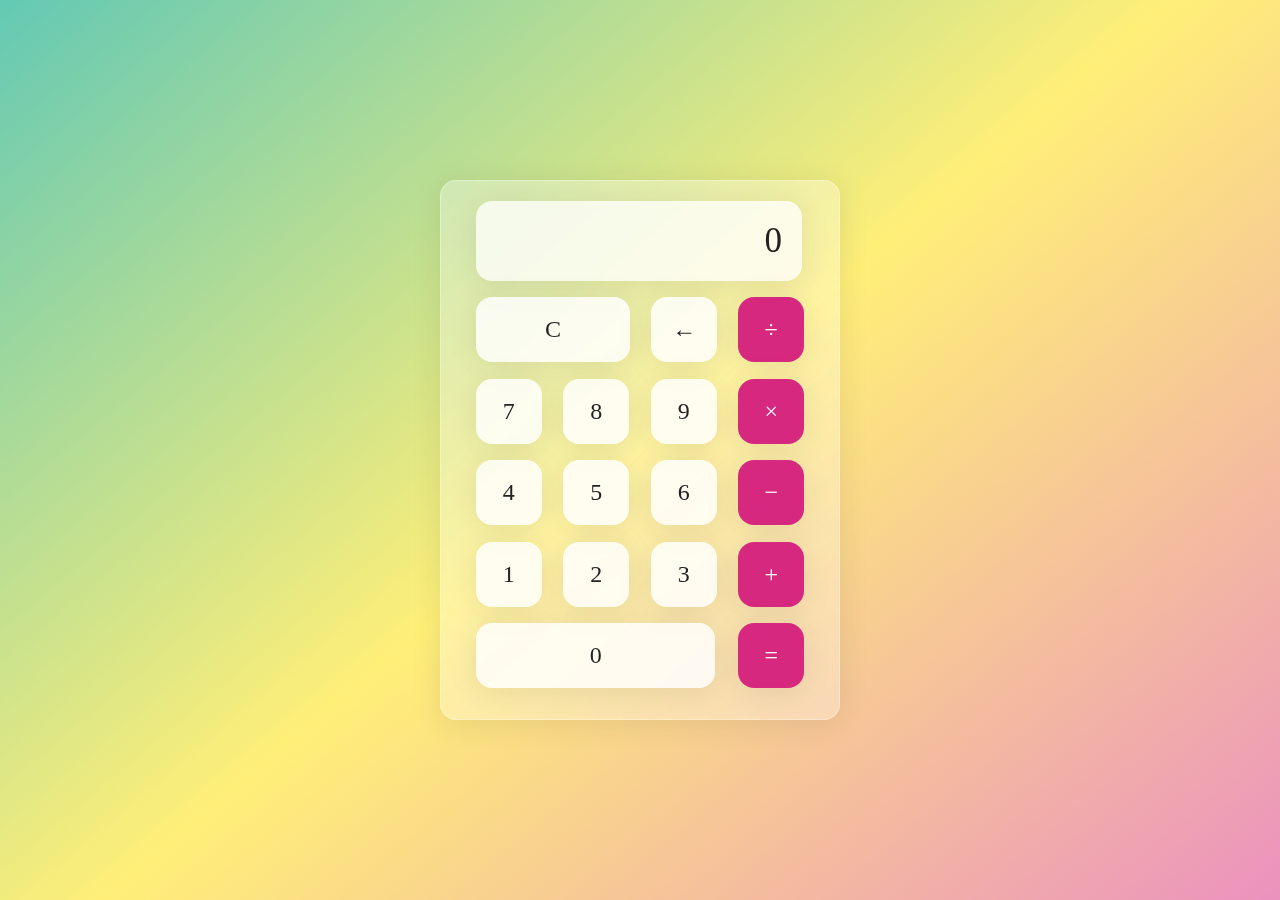
<file: index.html>
<!DOCTYPE html>
<html lang="en">
<head>
    <meta charset="UTF-8">
    <meta http-equiv="X-UA-Compatible" content="IE=edge">
    <meta name="viewport" content="width=device-width, initial-scale=1.0">
    <link rel="stylesheet" href="style.css">
    <title>My Calc</title>
</head>
<body>
    <div class="wrapper">
        <section class="screen">
            0
        </section>

        <section class="calc-buttons">
            <div class="calc-button-row">
                <button class="calc-button double">C</button>
                <button class="calc-button">&larr;</button>
                <button class="calc-button">&divide;</button>

            </div>
            <div class="calc-button-row">
                <button class="calc-button">7</button>
                <button class="calc-button">8</button>
                <button class="calc-button">9</button>
                <button class="calc-button">&times;</button>
            </div>

            <div class="calc-button-row">
                <button class="calc-button">4</button>
                <button class="calc-button">5</button>
                <button class="calc-button">6</button>
                <button class="calc-button">&minus;</button>
            </div>

            <div class="calc-button-row">
                <button class="calc-button">1</button>
                <button class="calc-button">2</button>
                <button class="calc-button">3</button>
                <button class="calc-button">&plus;</button>
            </div>

            <div class="calc-button-row">
                <button class="calc-button triple">0</button>
                <button class="calc-button">&equals;</button>
            </div>
        </section>
    </div>

    <script src="main.js"></script>
</body>
</html>
</file>
<file: style.css>
html{
    box-sizing: border-box;
    height: 100%;
}

*,
*::before,
*::after{
    box-sizing: inherit;
    margin: 0;
    padding: 0;
}

body{ 
    align-items: center;
    background: linear-gradient(320deg, #eb92be, #ffef78, #63c9b4);
    display: flex;
    font-family: 'Dosis', 'sans-serif';
    font-display: swap;
    height: inherit;
    justify-content: center;
}

.wrapper{
    backdrop-filter: blur(5.5px);
    -webkit-backdrop-filter: blur(5.5px);
    border-radius: 16px;
    box-shadow: 0 4px 30px rgba(35, 35, 35, 0.1);
    color: #232323;
    backdrop-filter: blur (4px);
    -webkit-backdrop-filter: blur(4px);
    background: rgba(255, 255, 255, 0.30);
    border: 1px solid rgba(255, 255, 255, 0.34);
    flex-basis: 400px;
    height: 540px;
    padding: 20px 35px;
}

.screen{
    backdrop-filter: blur (5.5px);
    -webkit-backdrop-filter: blur(5.5px);
    background: rgba(255, 255, 255, 0.75);
    border: 1px solid rgba (255, 255, 255,  0.1);
    border-radius: 16px;
    box-shadow: 0 4px 30px rgba(35, 35, 35, 0.1);
    color: #232323;
    font-size: 35px;
    overflow: auto;
    padding: 20px;
    text-align: right;
    width: 326px;

}

.calc-button-row{
    display: flex;
    justify-content: space-between;
    margin: 5% 0;
}

.calc-button{
    backdrop-filter: blur(5.5px);
    -webkit-backdrop-filter: blur(5.5px);
    background: rgba(255, 255, 255, 0.75);
    border: 1px solid rgba(255, 255, 255, 0.01);
    border-radius: 16px;
    box-shadow: 0 4px 30px rgba(35, 35, 35, 0.1);
    color:#232323;
    flex-basis: 20%;
    font-family: inherit;
    font-size: 24px;
    height: 65px;
}

.calc-button:last-child{
    backdrop-filter: blur(5.5px);
    -webkit-backdrop-filter: blur(5.5px);
    background: rgba(255, 255, 255, 0.75);
    border: 1px solid rgba(255, 255, 255, 0.01);
    border-radius: 16px;
    box-shadow: 0 4px 30px rgba(35, 35, 35, 0.1);
    color: #fff;
    background: #d72880;
}

.calc-button:last-child:hover{
    background-color: inherit;
    color: inherit;
}

.calc-button:hover{
    background-color: inherit;
}

.calc-button:active{
    background-color: #ffef78;
}

.double{
    flex-basis: 47%;
}

.triple{
    flex-basis: 73%;
}
</file>
